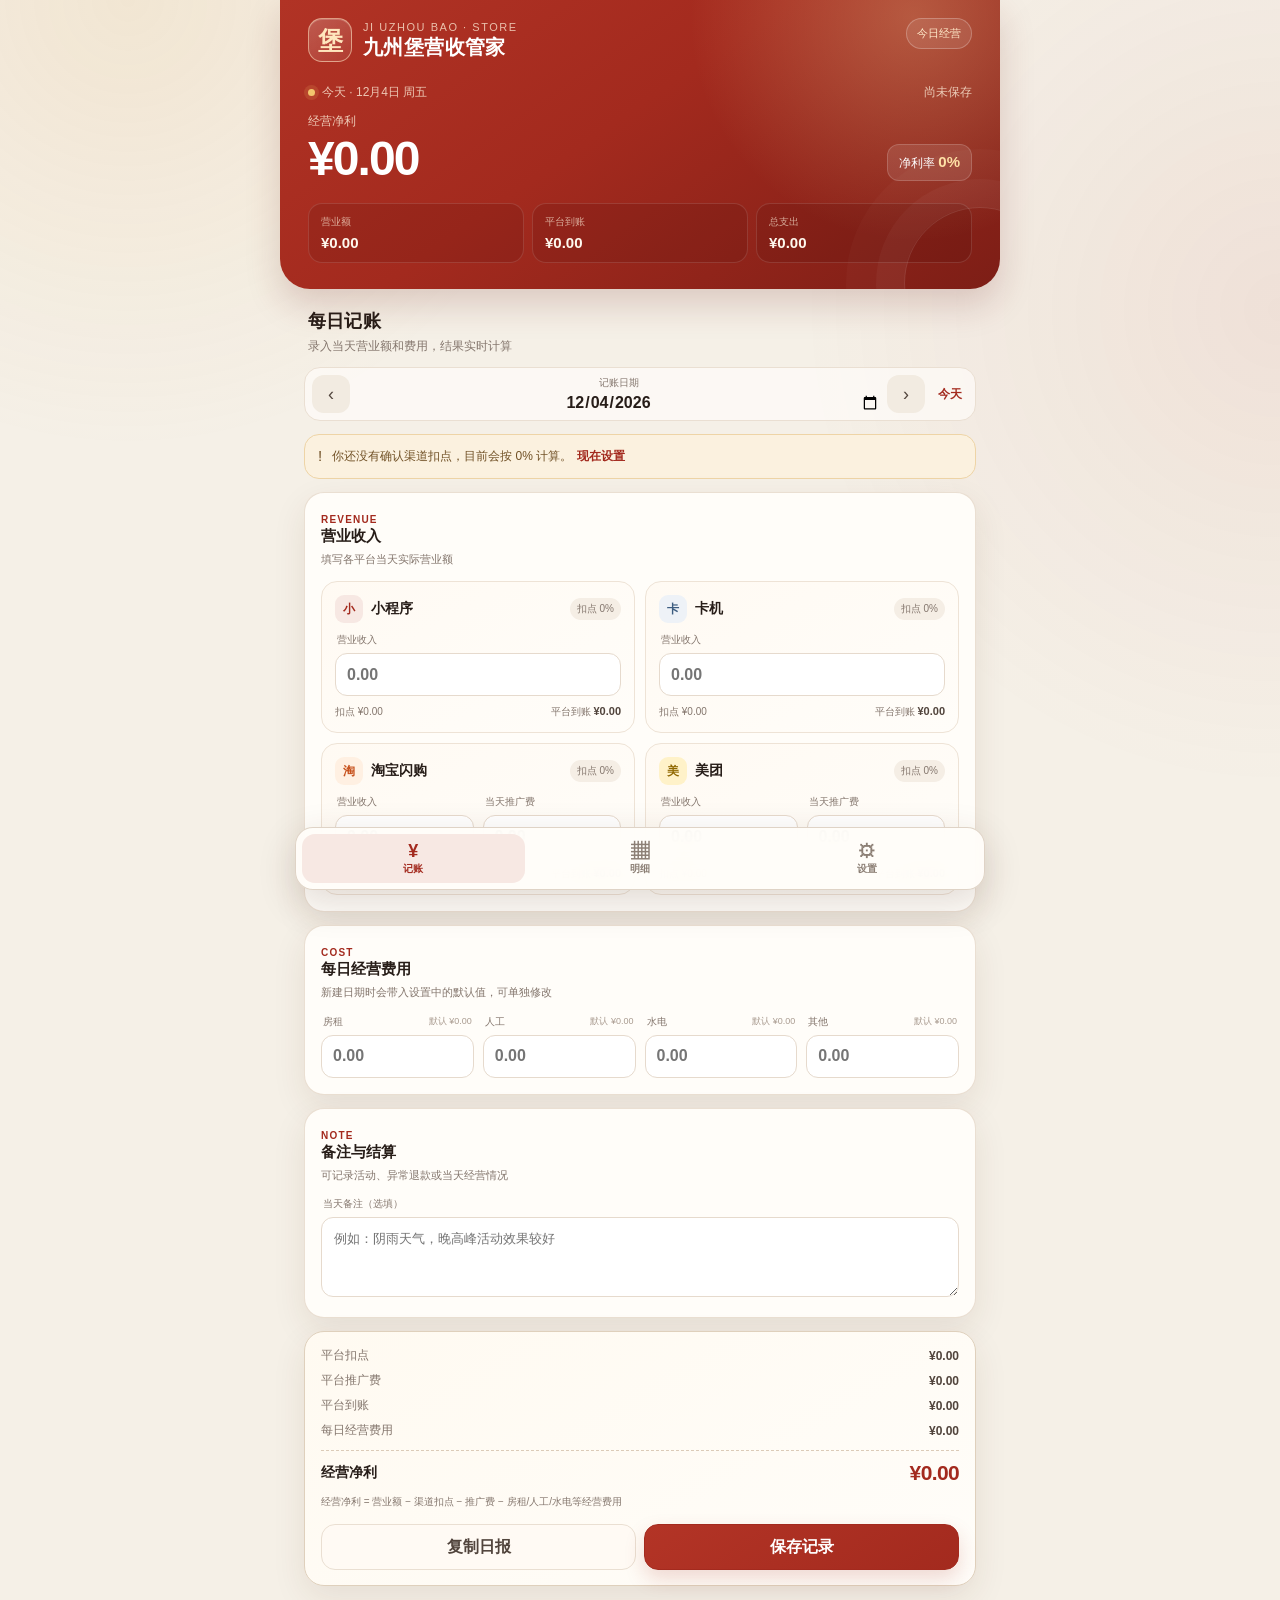
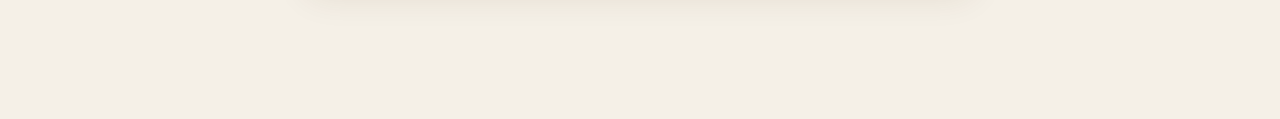
<file: index.html>
<!doctype html>
<html lang="zh-CN">
<head>
  <meta charset="utf-8">
  <meta name="robots" content="noindex,nofollow">
  <meta http-equiv="refresh" content="0;url=./home.htm">
  <title>九州堡营收管家</title>
</head>
<body>
  <script>location.replace("./home.htm");</script>
  <p style="font-family:sans-serif;padding:24px">正在打开九州堡营收管家…</p>
</body>
</html>
</file>
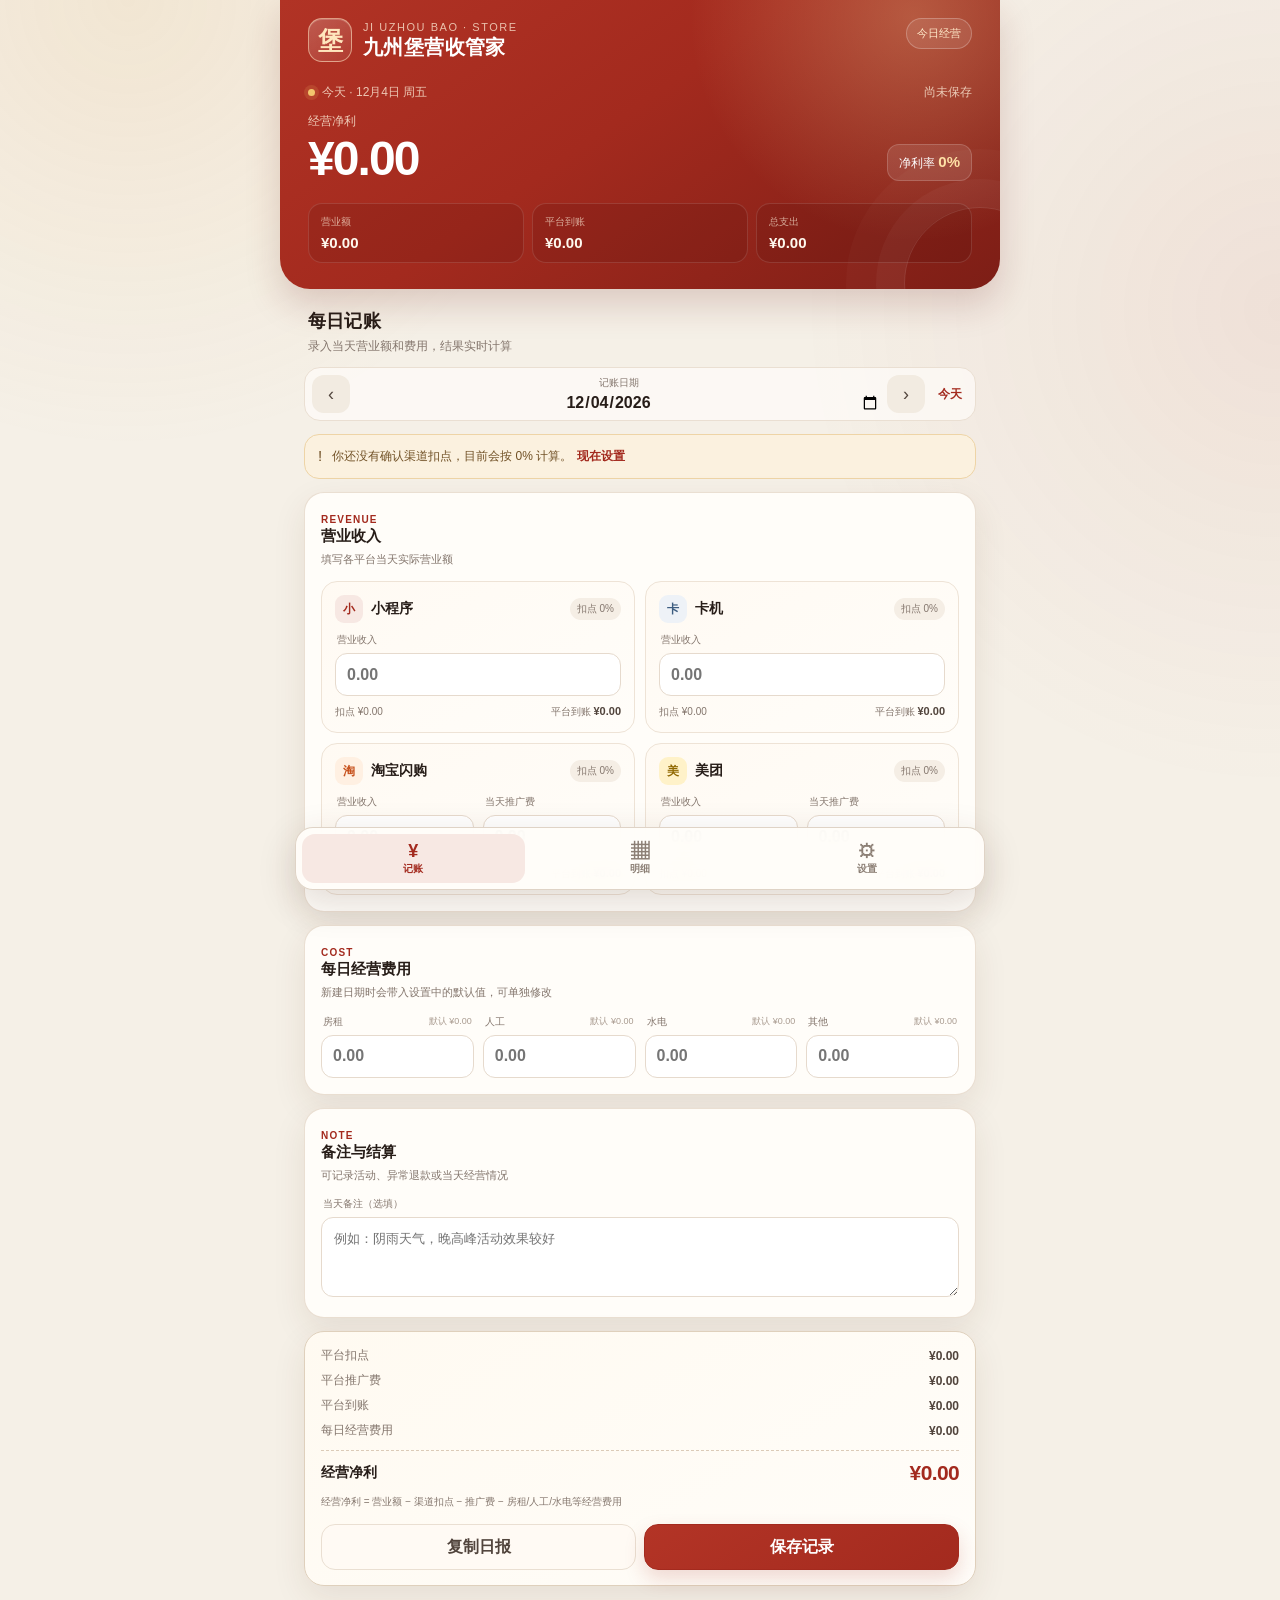
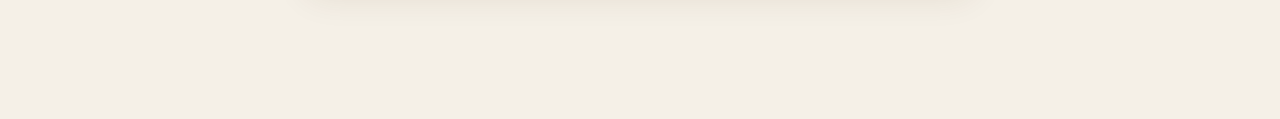
<file: home.htm>
<!doctype html>
<html lang="zh-CN">
<head>
  <meta charset="utf-8">
  <meta name="viewport" content="width=device-width, initial-scale=1, viewport-fit=cover">
  <meta name="theme-color" content="#9f271d">
  <meta name="description" content="九州堡手机营收记账工具：四渠道扣点、推广费、每日经营费用与净利自动计算。">
  <meta name="robots" content="noindex,nofollow">
  <meta name="apple-mobile-web-app-capable" content="yes">
  <meta name="apple-mobile-web-app-status-bar-style" content="black-translucent">
  <meta name="apple-mobile-web-app-title" content="九州堡营收">
  <title>九州堡 · 营收管家</title>
  <link rel="manifest" href="./manifest.webmanifest">
  <link rel="icon" href="./icon.svg" type="image/svg+xml">
  <link rel="stylesheet" href="./styles.css">
</head><body>
  <div class="app-shell">
    <header class="top-area">
      <div class="brand-row">
        <div class="brand-mark" aria-hidden="true">堡</div>
        <div class="brand-copy">
          <p class="eyebrow">JI UZHOU BAO · STORE</p>
          <h1 id="storeTitle">九州堡营收管家</h1>
        </div>
        <div class="header-chip" id="headerChip">每日经营</div>
      </div>
      <div class="hero" aria-live="polite">
        <div class="hero-meta">
          <span class="hero-date"><i class="live-dot" aria-hidden="true"></i><span id="heroDate">今天</span></span>
          <span id="heroStatus">正在读取记录</span>
        </div>
        <div class="hero-main">
          <div>
            <span class="hero-main-label">经营净利</span>
            <strong class="hero-profit" id="heroProfit">¥0.00</strong>
          </div>
          <div class="profit-badge">净利率 <strong id="heroMargin">0%</strong></div>
        </div>
        <div class="hero-grid">
          <div class="hero-stat"><span>营业额</span><b id="heroGross">¥0.00</b></div>
          <div class="hero-stat"><span>平台到账</span><b id="heroNet">¥0.00</b></div>
          <div class="hero-stat"><span>总支出</span><b id="heroExpense">¥0.00</b></div>
        </div>
      </div>
    </header>

    <main>
      <section class="view" id="view-entry">
        <div class="view-title-row">
          <div>
            <h2>每日记账</h2>
            <p>录入当天营业额和费用，结果实时计算</p>
          </div>
        </div>

        <div class="date-box">
          <button class="date-arrow" id="prevDate" type="button" aria-label="前一天">‹</button>
          <div class="date-input-wrap">
            <label for="entryDate">记账日期</label>
            <input class="date-input" id="entryDate" type="date">
          </div>
          <button class="date-arrow" id="nextDate" type="button" aria-label="后一天">›</button>
          <button class="today-link" id="goToday" type="button">今天</button>
        </div>

        <div class="notice" id="configWarning" hidden>
          <span class="notice-icon" aria-hidden="true">!</span>
          <span>你还没有确认渠道扣点，目前会按 0% 计算。<button id="goSettingsFromNotice" type="button">现在设置</button></span>
        </div>

        <div class="card">
          <div class="card-head">
            <div>
              <span class="section-kicker">REVENUE</span>
              <h3>营业收入</h3>
              <p>填写各平台当天实际营业额</p>
            </div>
          </div>
          <div class="channel-list" id="channelList"></div>
        </div>

        <div class="card">
          <div class="card-head">
            <div>
              <span class="section-kicker">COST</span>
              <h3>每日经营费用</h3>
              <p>新建日期时会带入设置中的默认值，可单独修改</p>
            </div>
          </div>
          <div class="expense-grid">
            <label class="field">
              <span>房租 <small id="rentHint">默认 0</small></span>
              <input class="money-input" id="expenseRent" type="number" min="0" step="0.01" inputmode="decimal" placeholder="0.00">
            </label>
            <label class="field">
              <span>人工 <small id="laborHint">默认 0</small></span>
              <input class="money-input" id="expenseLabor" type="number" min="0" step="0.01" inputmode="decimal" placeholder="0.00">
            </label>
            <label class="field">
              <span>水电 <small id="utilitiesHint">默认 0</small></span>
              <input class="money-input" id="expenseUtilities" type="number" min="0" step="0.01" inputmode="decimal" placeholder="0.00">
            </label>
            <label class="field">
              <span>其他 <small id="otherHint">默认 0</small></span>
              <input class="money-input" id="expenseOther" type="number" min="0" step="0.01" inputmode="decimal" placeholder="0.00">
            </label>
          </div>
        </div>

        <div class="card">
          <div class="card-head">
            <div>
              <span class="section-kicker">NOTE</span>
              <h3>备注与结算</h3>
              <p>可记录活动、异常退款或当天经营情况</p>
            </div>
          </div>
          <label class="field">
            <span>当天备注（选填）</span>
            <textarea class="note-input" id="entryNote" maxlength="300" placeholder="例如：阴雨天气，晚高峰活动效果较好"></textarea>
          </label>
        </div>

        <div class="card summary-card">
          <div class="summary-lines">
            <div class="summary-line"><span>平台扣点</span><b id="summaryFees">- ¥0.00</b></div>
            <div class="summary-line"><span>平台推广费</span><b id="summaryPromo">- ¥0.00</b></div>
            <div class="summary-line"><span>平台到账</span><b id="summaryNet">¥0.00</b></div>
            <div class="summary-line"><span>每日经营费用</span><b id="summaryExpenses">- ¥0.00</b></div>
            <div class="summary-line emphasis"><span>经营净利</span><b id="summaryProfit">¥0.00</b></div>
          </div>
          <p class="formula-note">经营净利 = 营业额 − 渠道扣点 − 推广费 − 房租/人工/水电等经营费用</p>
          <div class="button-row" style="margin-top: 14px;">
            <button class="secondary-button" id="copyDailyButton" type="button">复制日报</button>
            <button class="primary-button" id="saveEntryButton" type="button">保存记录</button>
          </div>
          <button class="inline-danger" id="deleteEntryButton" type="button" hidden>删除当日记录</button>
        </div>
      </section>

      <section class="view" id="view-history" hidden>
        <div class="view-title-row">
          <div>
            <h2>经营明细</h2>
            <p>按月回看每日营收与净利</p>
          </div>
          <button class="icon-button" id="exportMonthButton" type="button" aria-label="导出本月 CSV" title="导出本月 CSV">⇩</button>
        </div>

        <div class="card">
          <label class="field" for="monthPicker">
            <span>选择月份</span>
            <input class="month-picker" id="monthPicker" type="month">
          </label>
          <div class="month-summary" style="margin-top: 13px;">
            <div class="month-stat"><span>月营业额</span><b id="monthGross">¥0.00</b></div>
            <div class="month-stat"><span>平台到账</span><b id="monthNet">¥0.00</b></div>
            <div class="month-stat"><span>经营费用</span><b id="monthExpense">¥0.00</b></div>
            <div class="month-stat wide"><span>月度经营净利</span><b id="monthProfit">¥0.00</b></div>
          </div>
        </div>

        <div class="card">
          <div class="card-head">
            <div>
              <span class="section-kicker">DAILY LOG</span>
              <h3>每日记录</h3>
              <p id="historyCount">本月暂无记录</p>
            </div>
          </div>
          <div class="history-list" id="historyList"></div>
        </div>
      </section>

      <section class="view" id="view-settings" hidden>
        <div class="view-title-row">
          <div>
            <h2>扣点与费用设置</h2>
            <p>设置结果用于新记录，历史记录保留当时扣点</p>
          </div>
        </div>

        <div class="card">
          <div class="settings-group">
            <h3 class="settings-group-title">店铺名称</h3>
            <label class="field">
              <span>页面显示名称</span>
              <input class="plain-input" id="settingStoreName" maxlength="24" placeholder="九州堡营收管家">
            </label>
          </div>

          <div class="settings-group">
            <h3 class="settings-group-title">各渠道扣点</h3>
            <div id="channelSettings"></div>
            <p class="privacy-note">扣点请按平台/合同实际比例填写。固定扣费按“每个记账日”计算，仅当日该渠道有营业额时扣除。</p>
          </div>

          <div class="settings-group">
            <h3 class="settings-group-title">每日固定费用默认值</h3>
            <div class="expense-grid">
              <label class="field">
                <span>房租</span>
                <input class="money-input" id="settingRent" type="number" min="0" step="0.01" inputmode="decimal" placeholder="0.00">
              </label>
              <label class="field">
                <span>人工</span>
                <input class="money-input" id="settingLabor" type="number" min="0" step="0.01" inputmode="decimal" placeholder="0.00">
              </label>
              <label class="field">
                <span>水电</span>
                <input class="money-input" id="settingUtilities" type="number" min="0" step="0.01" inputmode="decimal" placeholder="0.00">
              </label>
              <label class="field">
                <span>其他</span>
                <input class="money-input" id="settingOther" type="number" min="0" step="0.01" inputmode="decimal" placeholder="0.00">
              </label>
            </div>
            <p class="privacy-note">如果是月租或月薪，可先换算成日均金额。例如月租 9,000 元，可按 30 天填写 300 元。</p>
          </div>

          <button class="primary-button" id="saveSettingsButton" type="button" style="margin-top: 18px;">保存设置</button>
        </div>

        <div class="card">
          <div class="card-head">
            <div>
              <span class="section-kicker">DATA</span>
              <h3>数据备份</h3>
              <p>数据保存在当前手机的浏览器中，建议每周导出一次备份</p>
            </div>
          </div>
          <div class="data-actions">
            <button class="secondary-button" id="exportBackupButton" type="button">导出全部备份</button>
            <button class="secondary-button" id="importBackupButton" type="button">导入备份</button>
            <button class="secondary-button full" id="exportAllCsvButton" type="button">导出全部明细 CSV</button>
            <button class="danger-button full" id="clearAllButton" type="button">清空全部数据</button>
          </div>
          <input class="hidden-file" id="importFile" type="file" accept="application/json,.json">
          <p class="privacy-note">换手机、换浏览器或清理浏览器数据前，请先导出备份。导入备份会覆盖当前数据。</p>
        </div>

        <div class="card">
          <div class="card-head">
            <div>
              <span class="section-kicker">ABOUT</span>
              <h3>使用说明</h3>
            </div>
          </div>
          <p class="privacy-note" style="font-size: 12px;">
            1. 首次使用请先填写四个渠道的实际扣点和每日固定费用。<br>
            2. “平台到账”是扣除渠道扣点与推广费后的金额；“经营净利”还要再扣除房租、人工、水电等。<br>
            3. 淘宝闪购和美团的推广费按天单独填写。<br>
            4. 保存后的历史记录会锁定当日扣点，之后修改设置不会改算旧账。<br>
            5. 安装到手机桌面后，可像普通 App 一样打开并在离线时继续使用。
          </p>
        </div>
      </section>
    </main>

    <nav class="bottom-nav" aria-label="主导航">
      <button class="nav-button active" type="button" data-view="entry">
        <span class="nav-icon" aria-hidden="true">¥</span>
        <span>记账</span>
      </button>
      <button class="nav-button" type="button" data-view="history">
        <span class="nav-icon" aria-hidden="true">▦</span>
        <span>明细</span>
      </button>
      <button class="nav-button" type="button" data-view="settings">
        <span class="nav-icon" aria-hidden="true">⚙</span>
        <span>设置</span>
      </button>
    </nav>
  </div>

  <div class="toast" id="toast" role="status" aria-live="polite"></div>
  <input class="hidden-file" id="importFileDuplicate" type="file" accept="application/json,.json" tabindex="-1" aria-hidden="true">  <script src="./app-loader.js" defer></script>
</body>
</html>
</file>
<file: styles.css>
:root {
      --red: #a32a1e;
      --red-deep: #7d1e16;
      --red-soft: #f7e8e3;
      --gold: #d99a3e;
      --gold-soft: #fbf1df;
      --ink: #271d18;
      --ink-2: #51443c;
      --muted: #84766d;
      --paper: #f5f0e7;
      --card: #fffdf9;
      --line: #eadfd2;
      --green: #237256;
      --green-soft: #e8f4ee;
      --danger: #b22d25;
      --shadow: 0 12px 34px rgba(73, 42, 24, 0.09);
      --radius: 20px;
    }
    * { box-sizing: border-box; }
    html { background: var(--paper); -webkit-text-size-adjust: 100%; }
    body {
      margin: 0;
      min-width: 320px;
      min-height: 100vh;
      color: var(--ink);
      background:
        radial-gradient(circle at 10% 0%, rgba(217, 154, 62, 0.12), transparent 28rem),
        radial-gradient(circle at 100% 18%, rgba(163, 42, 30, 0.08), transparent 30rem),
        var(--paper);
      font-family: "PingFang SC", "Microsoft YaHei", "Noto Sans CJK SC", sans-serif;
      -webkit-font-smoothing: antialiased;
    }
    button, input, textarea { font: inherit; }
    button { -webkit-tap-highlight-color: transparent; }
    button:focus-visible, input:focus-visible, textarea:focus-visible {
      outline: 3px solid rgba(217, 154, 62, 0.38);
      outline-offset: 2px;
    }
    .app-shell { width: min(100%, 720px); margin: 0 auto; min-height: 100vh; }
    .top-area {
      position: relative;
      overflow: hidden;
      padding: calc(18px + env(safe-area-inset-top)) 18px 26px;
      color: #fff;
      background:
        radial-gradient(circle at 88% 6%, rgba(255, 219, 158, 0.28), transparent 14rem),
        linear-gradient(145deg, #b13325 0%, var(--red) 45%, var(--red-deep) 100%);
      border-radius: 0 0 30px 30px;
      box-shadow: 0 16px 35px rgba(108, 29, 20, 0.18);
    }
    .top-area::after {
      content: "";
      position: absolute;
      width: 150px;
      height: 150px;
      right: -56px;
      bottom: -70px;
      border: 1px solid rgba(255, 255, 255, 0.13);
      border-radius: 50%;
      box-shadow: 0 0 0 28px rgba(255, 255, 255, 0.035), 0 0 0 58px rgba(255, 255, 255, 0.025);
      pointer-events: none;
    }
    .brand-row { display: flex; align-items: center; gap: 11px; position: relative; z-index: 1; }
    .brand-mark {
      display: grid;
      place-items: center;
      width: 44px;
      height: 44px;
      flex: 0 0 44px;
      border: 1px solid rgba(255, 232, 197, 0.55);
      border-radius: 14px;
      background: linear-gradient(145deg, rgba(255,255,255,.2), rgba(255,255,255,.06));
      color: #ffe7be;
      font-family: "STKaiti", "KaiTi", serif;
      font-size: 25px;
      font-weight: 700;
      box-shadow: inset 0 1px 0 rgba(255,255,255,.18);
    }
    .brand-copy { min-width: 0; flex: 1; }
    .eyebrow { margin: 0 0 2px; color: rgba(255, 240, 218, 0.75); font-size: 11px; letter-spacing: 0.14em; }
    .brand-copy h1 { margin: 0; font-size: 20px; line-height: 1.2; letter-spacing: 0.02em; }
    .header-chip {
      align-self: flex-start;
      padding: 7px 10px;
      border: 1px solid rgba(255,255,255,.24);
      border-radius: 999px;
      background: rgba(255,255,255,.09);
      color: #ffe9c9;
      font-size: 11px;
      white-space: nowrap;
    }
    .hero { position: relative; z-index: 1; margin-top: 22px; }
    .hero-meta { display: flex; align-items: center; justify-content: space-between; gap: 10px; color: rgba(255, 241, 220, .78); font-size: 12px; }
    .hero-date { display: inline-flex; align-items: center; gap: 7px; }
    .live-dot { width: 7px; height: 7px; border-radius: 50%; background: #f3c56d; box-shadow: 0 0 0 4px rgba(243,197,109,.14); }
    .hero-main { display: flex; align-items: flex-end; justify-content: space-between; gap: 16px; margin-top: 12px; }
    .hero-main-label { display: block; margin-bottom: 5px; color: rgba(255, 241, 220, .8); font-size: 12px; }
    .hero-profit { display: block; font-size: clamp(34px, 10vw, 48px); line-height: 1; letter-spacing: -0.04em; font-variant-numeric: tabular-nums; }
    .profit-badge { margin-bottom: 2px; padding: 8px 11px; border: 1px solid rgba(255,255,255,.17); border-radius: 12px; background: rgba(255,255,255,.1); font-size: 12px; white-space: nowrap; }
    .profit-badge strong { color: #ffe1a6; font-size: 15px; }
    .hero-grid { display: grid; grid-template-columns: repeat(3, 1fr); gap: 8px; margin-top: 20px; }
    .hero-stat { padding: 11px 12px; border: 1px solid rgba(255,255,255,.12); border-radius: 14px; background: rgba(47, 6, 2, .1); }
    .hero-stat span { display: block; margin-bottom: 5px; color: rgba(255, 241, 220, .66); font-size: 10px; }
    .hero-stat b { display: block; overflow: hidden; color: #fff9ef; font-size: 15px; font-variant-numeric: tabular-nums; text-overflow: ellipsis; white-space: nowrap; }
    main { padding: 20px 14px 120px; }
    .view[hidden] { display: none !important; }
    .view-title-row { display: flex; align-items: center; justify-content: space-between; gap: 12px; margin: 0 4px 12px; }
    .view-title-row h2 { margin: 0; font-size: 18px; letter-spacing: 0.01em; }
    .view-title-row p { margin: 5px 0 0; color: var(--muted); font-size: 12px; }
    .date-box { display: flex; align-items: center; gap: 7px; margin-bottom: 13px; padding: 7px; border: 1px solid var(--line); border-radius: 16px; background: rgba(255,253,249,.7); }
    .date-arrow, .icon-button {
      display: grid;
      place-items: center;
      width: 38px;
      height: 38px;
      flex: 0 0 38px;
      border: 0;
      border-radius: 12px;
      background: #f2ebe1;
      color: var(--ink-2);
      font-size: 18px;
      cursor: pointer;
    }
    .date-arrow:active, .icon-button:active { transform: scale(.96); }
    .date-input-wrap { flex: 1; min-width: 0; text-align: center; }
    .date-input-wrap label { display: block; color: var(--muted); font-size: 10px; }
    .date-input {
      width: 100%;
      padding: 3px 0 0;
      border: 0;
      background: transparent;
      color: var(--ink);
      font-size: 16px;
      font-weight: 700;
      text-align: center;
      cursor: pointer;
    }
    .today-link { border: 0; background: transparent; color: var(--red); font-size: 12px; font-weight: 700; cursor: pointer; }
    .notice {
      display: flex;
      align-items: flex-start;
      gap: 10px;
      margin-bottom: 13px;
      padding: 12px 13px;
      border: 1px solid #eed4a6;
      border-radius: 15px;
      background: var(--gold-soft);
      color: #715126;
      font-size: 12px;
      line-height: 1.55;
    }
    .notice[hidden] { display: none !important; }
    .notice-icon { flex: 0 0 auto; font-size: 15px; line-height: 1.2; }
    .notice button { margin-left: 5px; padding: 0; border: 0; background: transparent; color: var(--red); font-weight: 700; cursor: pointer; }
    .card {
      margin-bottom: 13px;
      padding: 16px;
      border: 1px solid rgba(232, 220, 207, .9);
      border-radius: var(--radius);
      background: var(--card);
      box-shadow: var(--shadow);
    }
    .card-head { display: flex; align-items: flex-start; justify-content: space-between; gap: 10px; margin-bottom: 14px; }
    .card-head h3 { margin: 0; font-size: 15px; }
    .card-head p { margin: 5px 0 0; color: var(--muted); font-size: 11px; line-height: 1.5; }
    .section-kicker { color: var(--red); font-size: 10px; font-weight: 700; letter-spacing: .12em; }
    .channel-list { display: grid; gap: 10px; }
    .channel-block {
      padding: 13px;
      border: 1px solid #eee3d6;
      border-radius: 16px;
      background: linear-gradient(150deg, #fffaf3, #fffdf9);
    }
    .channel-top { display: flex; align-items: center; justify-content: space-between; gap: 8px; margin-bottom: 10px; }
    .channel-name { display: flex; align-items: center; gap: 8px; font-size: 14px; font-weight: 700; }
    .channel-symbol {
      display: grid;
      place-items: center;
      width: 28px;
      height: 28px;
      border-radius: 9px;
      background: var(--red-soft);
      color: var(--red);
      font-size: 12px;
      font-weight: 800;
    }
    .channel-block[data-channel="pos"] .channel-symbol { background: #eef2f7; color: #3d5d80; }
    .channel-block[data-channel="taobao"] .channel-symbol { background: #fff0e2; color: #c7521d; }
    .channel-block[data-channel="meituan"] .channel-symbol { background: #fff2c9; color: #906800; }
    .rate-chip { padding: 4px 7px; border-radius: 999px; background: #f5eee5; color: var(--muted); font-size: 10px; white-space: nowrap; }
    .money-row { display: grid; grid-template-columns: 1fr 1fr; gap: 9px; }
    .money-row.single { grid-template-columns: 1fr; }
    .field { display: block; min-width: 0; }
    .field > span { display: block; margin: 0 2px 6px; color: var(--muted); font-size: 10px; }
    .money-input, .plain-input, .note-input {
      width: 100%;
      border: 1px solid #e6dacd;
      border-radius: 12px;
      background: #fff;
      color: var(--ink);
      transition: border-color .15s, box-shadow .15s;
    }
    .money-input { height: 43px; padding: 0 11px; font-size: 16px; font-weight: 700; font-variant-numeric: tabular-nums; }
    .money-input:focus, .plain-input:focus, .note-input:focus { border-color: rgba(163,42,30,.45); box-shadow: 0 0 0 3px rgba(163,42,30,.06); outline: 0; }
    .plain-input { height: 43px; padding: 0 12px; font-size: 14px; }
    .note-input { min-height: 80px; padding: 11px 12px; resize: vertical; font-size: 13px; line-height: 1.6; }
    .channel-meta { display: flex; align-items: center; justify-content: space-between; gap: 8px; margin-top: 9px; color: var(--muted); font-size: 10px; }
    .channel-meta b { color: var(--ink-2); font-size: 11px; font-weight: 600; }
    .expense-grid { display: grid; grid-template-columns: 1fr 1fr; gap: 11px 9px; }
    .expense-grid .field > span { display: flex; align-items: center; justify-content: space-between; }
    .expense-grid .field small { color: #aa9c91; font-size: 9px; font-weight: 400; }
    .summary-card { padding: 15px 16px; border: 1px solid #dfd0bc; background: linear-gradient(150deg, #fffaf1, #fffdf9); }
    .summary-lines { display: grid; gap: 8px; }
    .summary-line { display: flex; align-items: center; justify-content: space-between; gap: 10px; color: var(--muted); font-size: 12px; }
    .summary-line b { color: var(--ink-2); font-variant-numeric: tabular-nums; }
    .summary-line.emphasis { margin-top: 3px; padding-top: 10px; border-top: 1px dashed #dbcbb8; color: var(--ink); font-size: 14px; font-weight: 700; }
    .summary-line.emphasis b { color: var(--red); font-size: 21px; letter-spacing: -.03em; }
    .formula-note { margin: 9px 0 0; color: var(--muted); font-size: 10px; line-height: 1.6; }
    .primary-button, .secondary-button, .danger-button {
      display: inline-flex;
      align-items: center;
      justify-content: center;
      gap: 7px;
      min-height: 46px;
      padding: 0 18px;
      border-radius: 14px;
      font-weight: 700;
      cursor: pointer;
    }
    .primary-button { width: 100%; border: 1px solid var(--red); background: linear-gradient(145deg, #b33426, var(--red)); color: #fff; box-shadow: 0 9px 20px rgba(163,42,30,.17); }
    .primary-button:active { transform: translateY(1px); box-shadow: 0 4px 12px rgba(163,42,30,.13); }
    .secondary-button { border: 1px solid var(--line); background: #fffaf4; color: var(--ink-2); }
    .danger-button { border: 1px solid #efcac5; background: #fff7f5; color: var(--danger); }
    .button-row { display: flex; gap: 8px; }
    .button-row > * { flex: 1; }
    .settings-group + .settings-group { margin-top: 18px; padding-top: 18px; border-top: 1px dashed var(--line); }
    .settings-group-title { margin: 0 0 12px; font-size: 13px; }
    .setting-row { display: grid; grid-template-columns: minmax(88px, 1fr) 92px 92px; align-items: end; gap: 8px; padding: 9px 0; }
    .setting-row + .setting-row { border-top: 1px solid #f2eae1; }
    .setting-name { align-self: center; font-size: 13px; font-weight: 600; }
    .setting-name small { display: block; margin-top: 3px; color: var(--muted); font-size: 9px; font-weight: 400; }
    .unit-input { position: relative; }
    .unit-input input { padding-right: 31px; }
    .unit-input em { position: absolute; right: 10px; top: 50%; transform: translateY(-50%); color: var(--muted); font-size: 10px; font-style: normal; pointer-events: none; }
    .setting-input { width: 100%; height: 39px; border: 1px solid #e6dacd; border-radius: 11px; background: #fff; color: var(--ink); font-size: 14px; text-align: right; font-variant-numeric: tabular-nums; }
    .setting-input:focus { border-color: rgba(163,42,30,.45); box-shadow: 0 0 0 3px rgba(163,42,30,.06); outline: 0; }
    .store-name-row { display: grid; grid-template-columns: 1fr; gap: 7px; }
    .data-actions { display: grid; grid-template-columns: 1fr 1fr; gap: 8px; }
    .data-actions .secondary-button, .data-actions .danger-button { width: 100%; min-height: 43px; padding: 0 10px; font-size: 12px; }
    .data-actions .full { grid-column: 1 / -1; }
    .privacy-note { margin: 11px 0 0; color: var(--muted); font-size: 10px; line-height: 1.65; }
    .month-picker {
      width: 100%;
      height: 44px;
      padding: 0 13px;
      border: 1px solid var(--line);
      border-radius: 13px;
      background: var(--card);
      color: var(--ink);
      font-size: 14px;
      font-weight: 600;
    }
    .month-summary { display: grid; grid-template-columns: 1fr 1fr; gap: 9px; }
    .month-stat { padding: 13px; border-radius: 15px; background: #fffaf3; border: 1px solid #eee2d4; }
    .month-stat.wide { grid-column: 1 / -1; background: var(--green-soft); border-color: #cfe7db; }
    .month-stat span { display: block; margin-bottom: 5px; color: var(--muted); font-size: 10px; }
    .month-stat b { display: block; font-size: 18px; font-variant-numeric: tabular-nums; }
    .month-stat.wide b { color: var(--green); font-size: 25px; letter-spacing: -.03em; }
    .history-list { display: grid; gap: 8px; }
    .history-row {
      display: grid;
      grid-template-columns: 52px minmax(0, 1fr) auto;
      align-items: center;
      gap: 10px;
      width: 100%;
      padding: 12px;
      border: 1px solid #eee3d7;
      border-radius: 15px;
      background: #fffdfa;
      color: var(--ink);
      text-align: left;
      cursor: pointer;
    }
    .history-row:active { background: #fff8ef; }
    .history-date { text-align: center; }
    .history-date strong { display: block; font-size: 18px; line-height: 1; }
    .history-date span { display: block; margin-top: 4px; color: var(--muted); font-size: 9px; }
    .history-main { min-width: 0; }
    .history-main strong { display: block; overflow: hidden; font-size: 14px; text-overflow: ellipsis; white-space: nowrap; }
    .history-main span { display: block; margin-top: 4px; color: var(--muted); font-size: 10px; }
    .history-profit { text-align: right; }
    .history-profit b { display: block; font-size: 15px; font-variant-numeric: tabular-nums; }
    .history-profit span { display: block; margin-top: 4px; color: var(--muted); font-size: 9px; }
    .positive { color: var(--green) !important; }
    .negative { color: var(--danger) !important; }
    .empty-state { padding: 28px 16px; color: var(--muted); text-align: center; font-size: 12px; line-height: 1.7; }
    .empty-icon { display: block; margin-bottom: 8px; font-size: 28px; opacity: .7; }
    .bottom-nav {
      position: fixed;
      z-index: 20;
      left: 50%;
      bottom: max(10px, env(safe-area-inset-bottom));
      transform: translateX(-50%);
      display: grid;
      grid-template-columns: repeat(3, 1fr);
      gap: 4px;
      width: min(calc(100% - 24px), 690px);
      padding: 6px;
      border: 1px solid rgba(218,205,190,.85);
      border-radius: 18px;
      background: rgba(255,253,249,.94);
      box-shadow: 0 12px 38px rgba(66,39,24,.16);
      backdrop-filter: blur(14px);
      -webkit-backdrop-filter: blur(14px);
    }
    .nav-button {
      display: flex;
      flex-direction: column;
      align-items: center;
      justify-content: center;
      gap: 2px;
      min-height: 49px;
      border: 0;
      border-radius: 13px;
      background: transparent;
      color: #8c7f75;
      font-size: 10px;
      font-weight: 600;
      cursor: pointer;
    }
    .nav-icon { font-size: 18px; line-height: 1; }
    .nav-button.active { background: var(--red-soft); color: var(--red); }
    .toast {
      position: fixed;
      z-index: 50;
      left: 50%;
      bottom: 92px;
      transform: translate(-50%, 16px);
      width: max-content;
      max-width: calc(100% - 36px);
      padding: 11px 16px;
      border-radius: 12px;
      background: rgba(39,29,24,.94);
      color: #fff;
      font-size: 12px;
      text-align: center;
      opacity: 0;
      pointer-events: none;
      transition: opacity .2s, transform .2s;
    }
    .toast.show { opacity: 1; transform: translate(-50%, 0); }
    .hidden-file { display: none; }
    .inline-danger {
      display: block;
      margin: 12px auto 0;
      padding: 6px 10px;
      border: 0;
      background: transparent;
      color: var(--danger);
      font-size: 11px;
      text-decoration: underline;
      text-underline-offset: 3px;
      cursor: pointer;
    }
    .inline-danger[hidden] { display: none !important; }
    .sr-only { position: absolute; width: 1px; height: 1px; padding: 0; margin: -1px; overflow: hidden; clip: rect(0,0,0,0); white-space: nowrap; border: 0; }
    @media (min-width: 620px) {
      .top-area { padding-left: 28px; padding-right: 28px; }
      main { padding-left: 24px; padding-right: 24px; }
      .channel-list { grid-template-columns: 1fr 1fr; }
      .channel-block[data-channel="taobao"], .channel-block[data-channel="meituan"] { align-self: start; }
      .expense-grid { grid-template-columns: repeat(4, 1fr); }
      .month-summary { grid-template-columns: repeat(3, 1fr); }
      .month-stat.wide { grid-column: auto; }
    }
    @media (prefers-reduced-motion: reduce) {
      *, *::before, *::after { scroll-behavior: auto !important; transition: none !important; animation: none !important; }
    }
</file>
